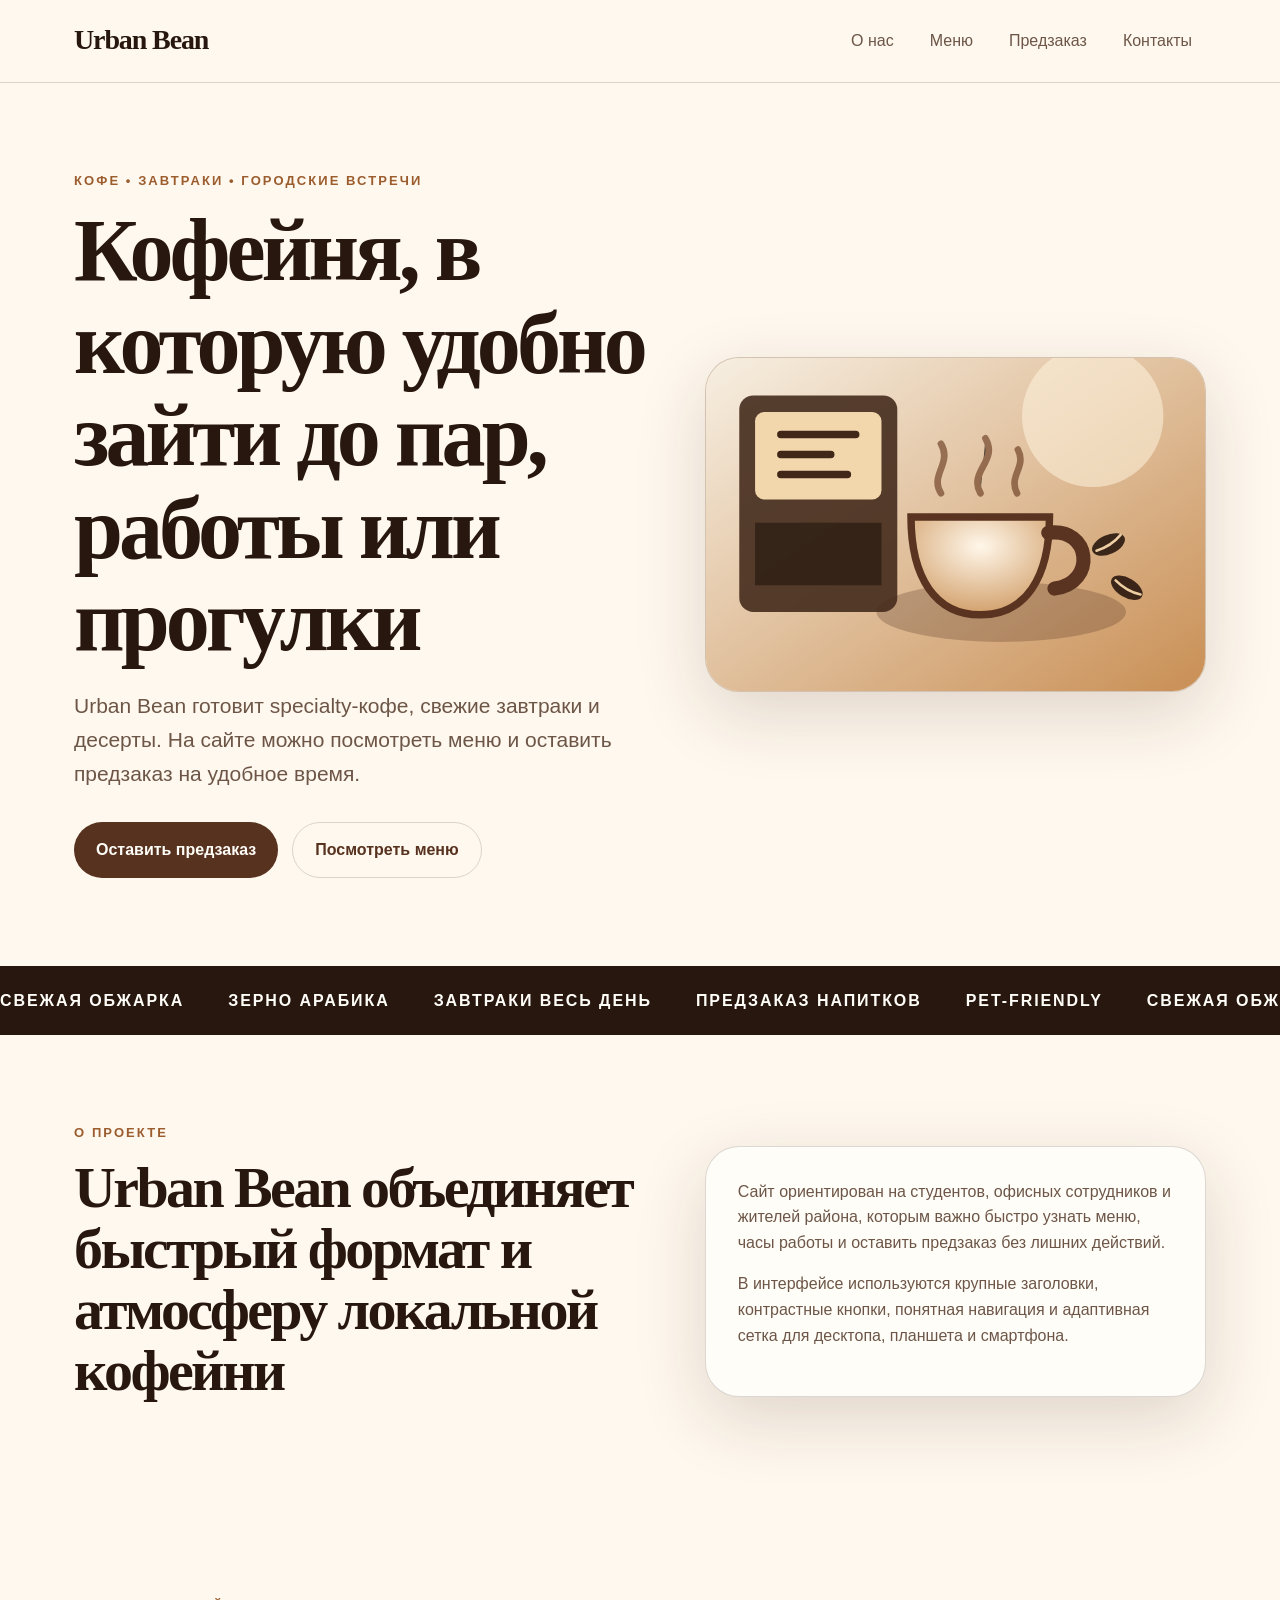
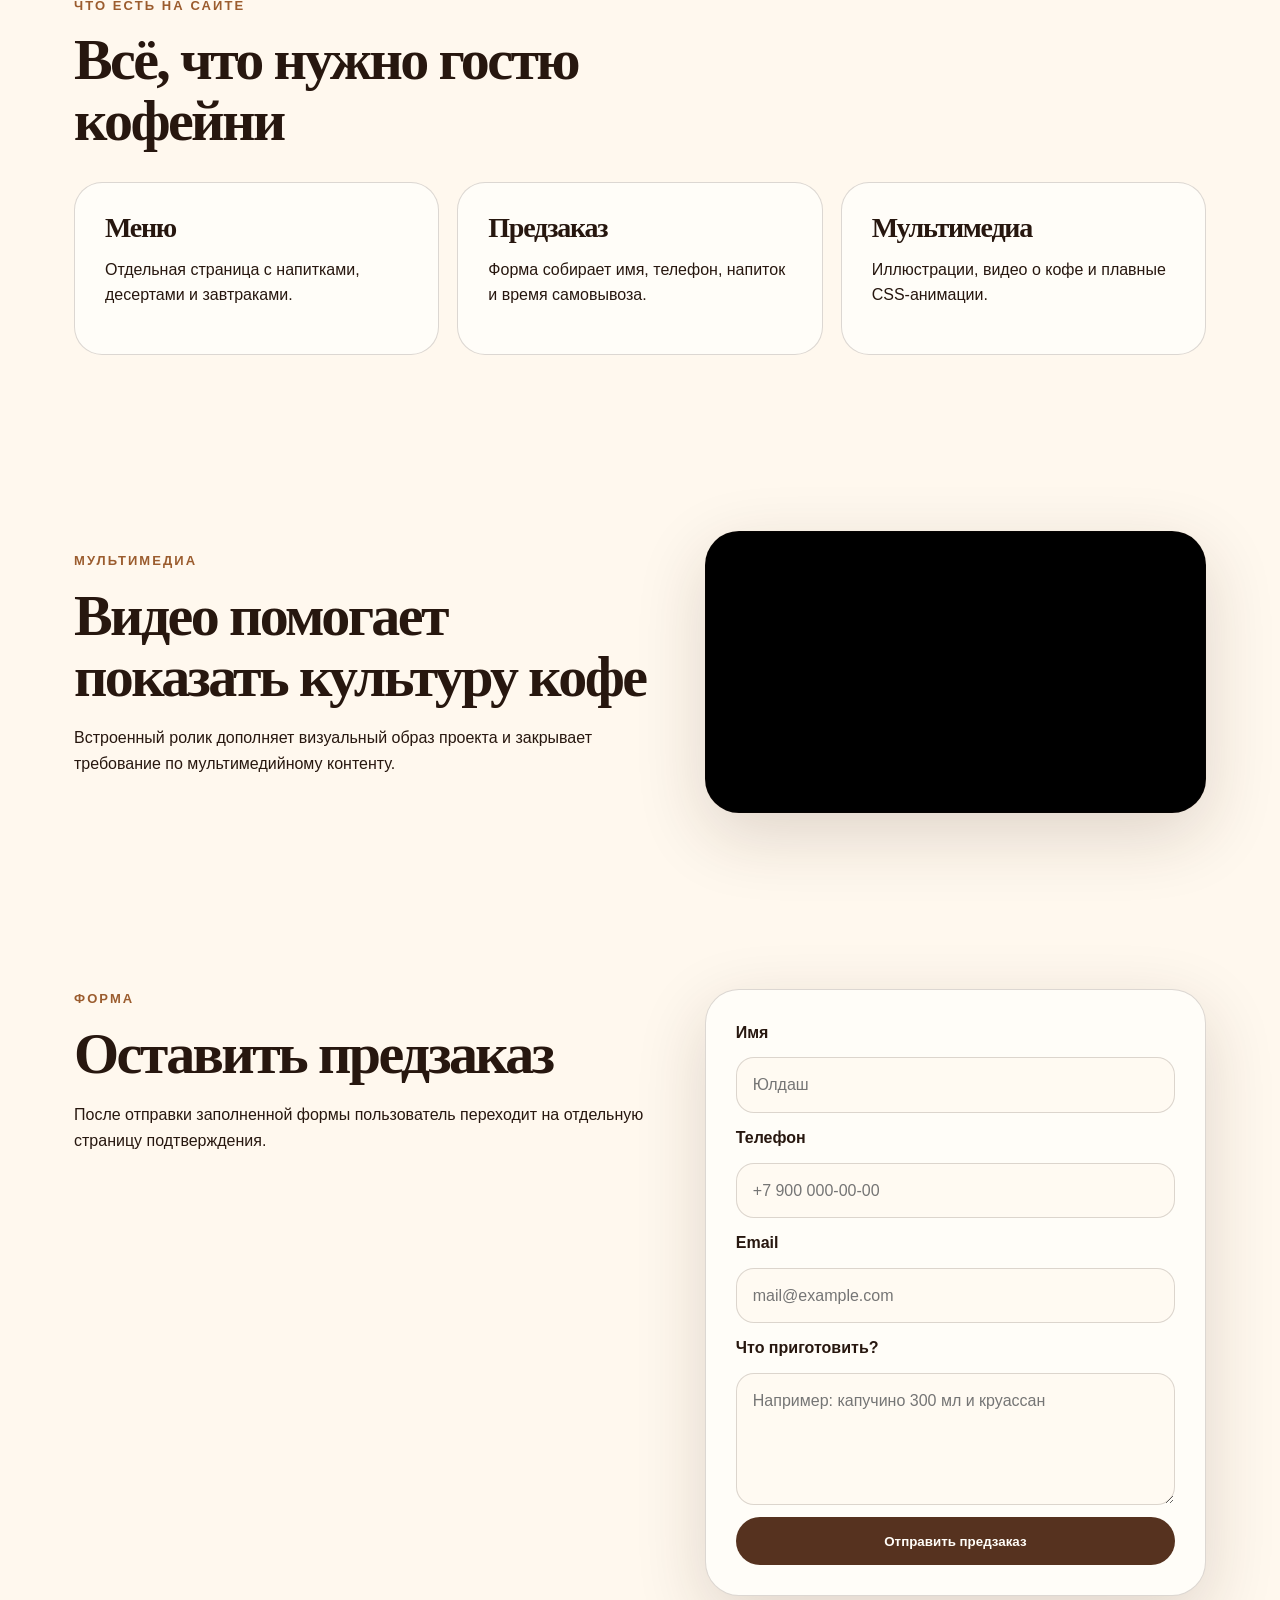
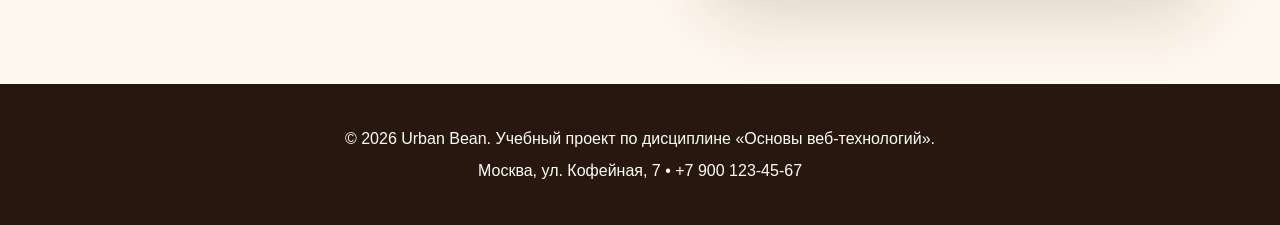
<file: index.html>
<!DOCTYPE html>
<html lang="ru">
<head>
  <meta charset="UTF-8">
  <meta name="viewport" content="width=device-width, initial-scale=1.0">
  <meta name="description" content="Urban Bean — городская кофейня с авторским кофе, завтраками и предзаказом напитков.">
  <title>Urban Bean — городская кофейня</title>
  <link rel="stylesheet" href="style.css">
</head>
<body>
  <a class="skip-link" href="#main">Перейти к основному содержанию</a>
  <header class="site-header">
    <nav class="nav" aria-label="Основная навигация">
      <a class="logo" href="index.html" aria-label="Urban Bean, главная">Urban Bean</a>
      <ul class="nav-list">
        <li><a href="#about">О нас</a></li>
        <li><a href="menu.html">Меню</a></li>
        <li><a href="#order">Предзаказ</a></li>
        <li><a href="#contacts">Контакты</a></li>
      </ul>
    </nav>
  </header>

  <main id="main">
    <section class="hero section">
      <div class="hero-content">
        <p class="eyebrow">кофе • завтраки • городские встречи</p>
        <h1>Кофейня, в которую удобно зайти до пар, работы или прогулки</h1>
        <p class="lead">Urban Bean готовит specialty-кофе, свежие завтраки и десерты. На сайте можно посмотреть меню и оставить предзаказ на удобное время.</p>
        <div class="hero-actions">
          <a class="button" href="#order">Оставить предзаказ</a>
          <a class="button secondary" href="menu.html">Посмотреть меню</a>
        </div>
      </div>
      <img class="hero-image" src="assets/hero-coffee.svg" alt="Иллюстрация уютной кофейни Urban Bean с чашкой кофе">
    </section>

    <section class="ticker" aria-label="Преимущества кофейни">
      <div class="ticker-track">
        <span>Свежая обжарка</span><span>Зерно арабика</span><span>Завтраки весь день</span><span>Предзаказ напитков</span><span>Pet-friendly</span>
        <span>Свежая обжарка</span><span>Зерно арабика</span><span>Завтраки весь день</span><span>Предзаказ напитков</span><span>Pet-friendly</span>
      </div>
    </section>

    <section id="about" class="section two-column">
      <div>
        <p class="eyebrow">о проекте</p>
        <h2>Urban Bean объединяет быстрый формат и атмосферу локальной кофейни</h2>
      </div>
      <div class="text-card">
        <p>Сайт ориентирован на студентов, офисных сотрудников и жителей района, которым важно быстро узнать меню, часы работы и оставить предзаказ без лишних действий.</p>
        <p>В интерфейсе используются крупные заголовки, контрастные кнопки, понятная навигация и адаптивная сетка для десктопа, планшета и смартфона.</p>
      </div>
    </section>

    <section class="section cards-section" aria-labelledby="services-title">
      <div class="section-heading">
        <p class="eyebrow">что есть на сайте</p>
        <h2 id="services-title">Всё, что нужно гостю кофейни</h2>
      </div>
      <div class="cards">
        <article class="card"><h3>Меню</h3><p>Отдельная страница с напитками, десертами и завтраками.</p></article>
        <article class="card"><h3>Предзаказ</h3><p>Форма собирает имя, телефон, напиток и время самовывоза.</p></article>
        <article class="card"><h3>Мультимедиа</h3><p>Иллюстрации, видео о кофе и плавные CSS-анимации.</p></article>
      </div>
    </section>

    <section class="section media-section" aria-labelledby="video-title">
      <div>
        <p class="eyebrow">мультимедиа</p>
        <h2 id="video-title">Видео помогает показать культуру кофе</h2>
        <p>Встроенный ролик дополняет визуальный образ проекта и закрывает требование по мультимедийному контенту.</p>
      </div>
      <div class="video-frame">
        <iframe src="https://www.youtube.com/embed/An6LvWQuj_8" title="Видео о приготовлении кофе" allowfullscreen></iframe>
      </div>
    </section>

    <section id="order" class="section order-section" aria-labelledby="order-title">
      <div>
        <p class="eyebrow">форма</p>
        <h2 id="order-title">Оставить предзаказ</h2>
        <p>После отправки заполненной формы пользователь переходит на отдельную страницу подтверждения.</p>
      </div>
      <form class="order-form" action="success.html" method="get">
        <label for="name">Имя</label>
        <input id="name" name="name" type="text" required placeholder="Юлдаш">
        <label for="phone">Телефон</label>
        <input id="phone" name="phone" type="tel" required placeholder="+7 900 000-00-00">
        <label for="email">Email</label>
        <input id="email" name="email" type="email" required placeholder="mail@example.com">
        <label for="drink">Что приготовить?</label>
        <textarea id="drink" name="drink" rows="4" placeholder="Например: капучино 300 мл и круассан"></textarea>
        <button class="button" type="submit">Отправить предзаказ</button>
      </form>
    </section>
  </main>

  <footer id="contacts" class="site-footer">
    <p>© 2026 Urban Bean. Учебный проект по дисциплине «Основы веб-технологий».</p>
    <p>Москва, ул. Кофейная, 7 • +7 900 123-45-67</p>
  </footer>
</body>
</html>
</file>
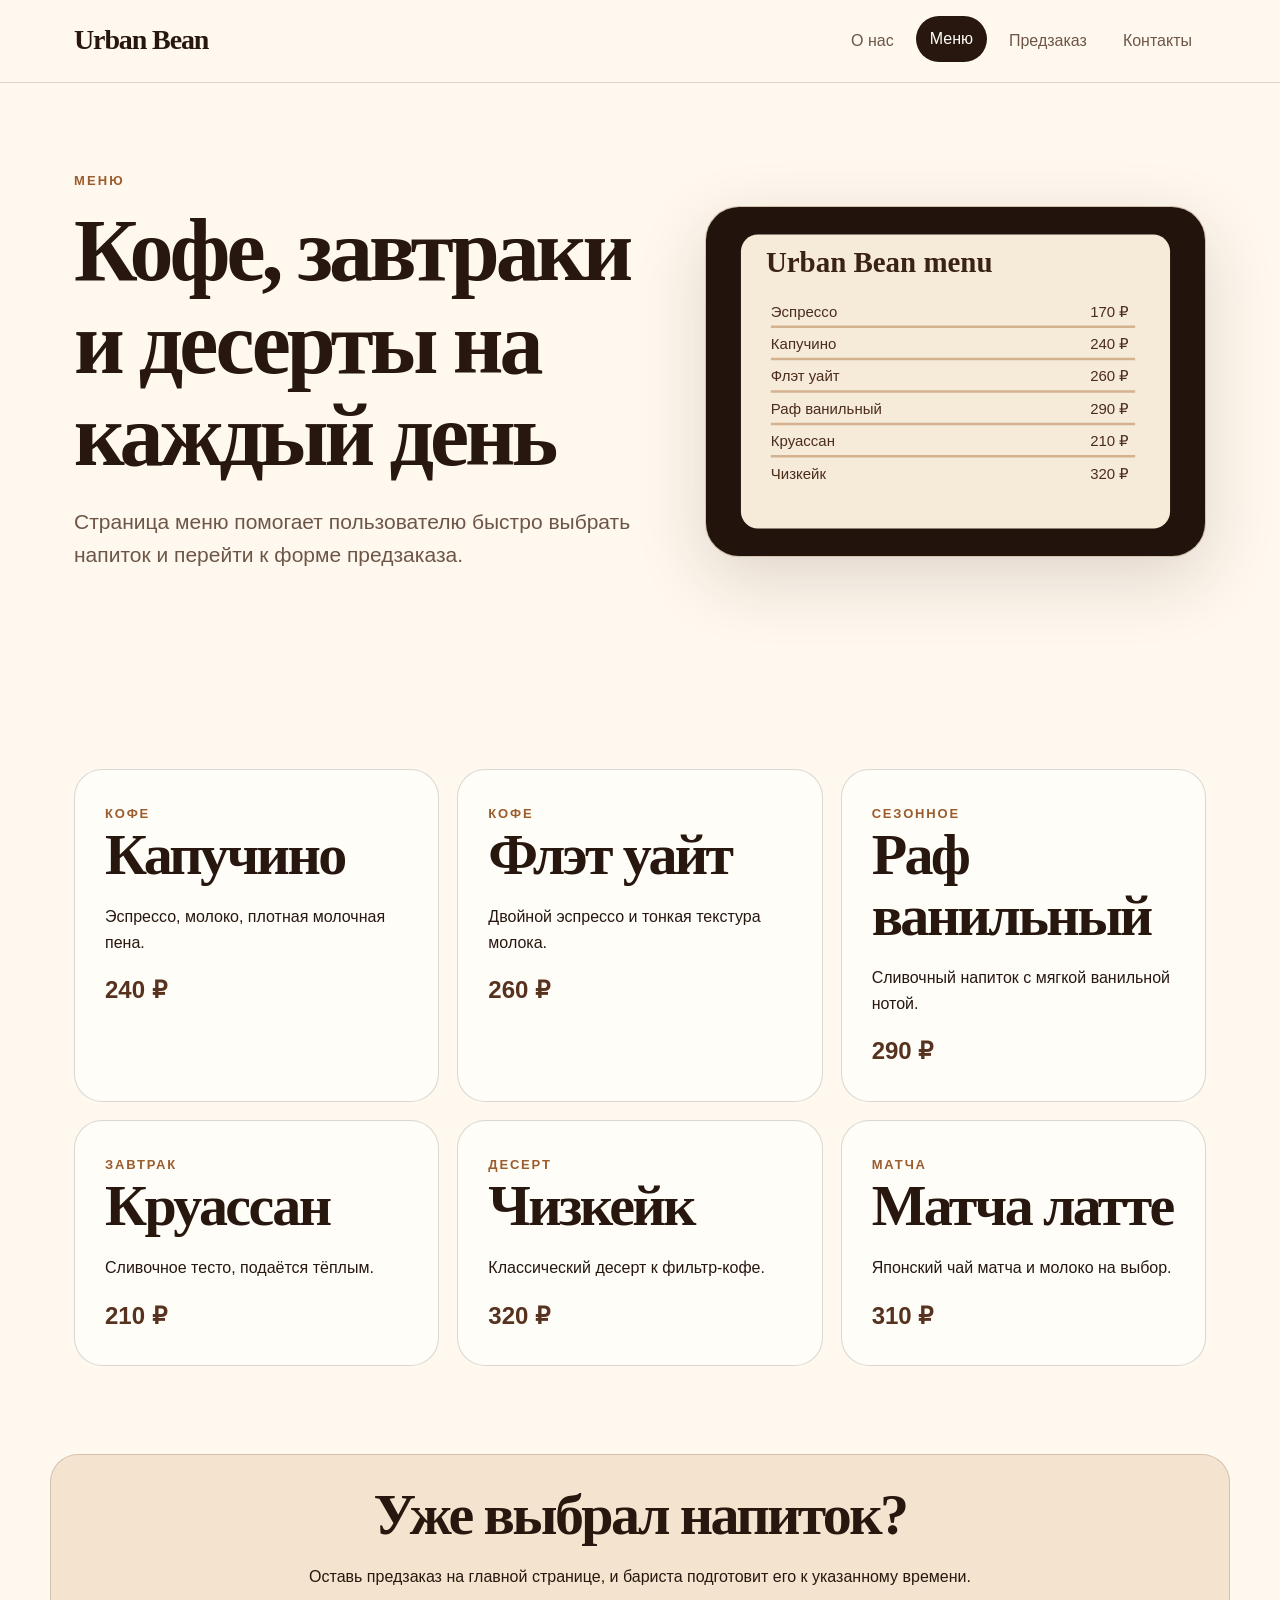
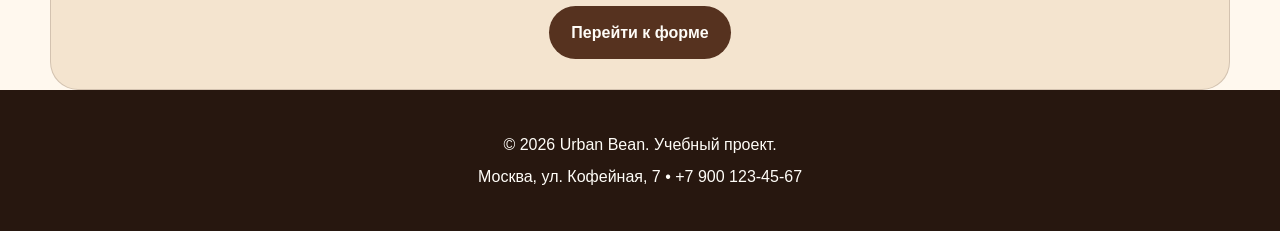
<file: menu.html>
<!DOCTYPE html>
<html lang="ru">
<head>
  <meta charset="UTF-8">
  <meta name="viewport" content="width=device-width, initial-scale=1.0">
  <meta name="description" content="Меню Urban Bean: кофе, завтраки, десерты и сезонные напитки.">
  <title>Меню — Urban Bean</title>
  <link rel="stylesheet" href="style.css">
</head>
<body>
  <a class="skip-link" href="#main">Перейти к основному содержанию</a>
  <header class="site-header">
    <nav class="nav" aria-label="Основная навигация">
      <a class="logo" href="index.html">Urban Bean</a>
      <ul class="nav-list">
        <li><a href="index.html#about">О нас</a></li>
        <li><a href="menu.html" aria-current="page">Меню</a></li>
        <li><a href="index.html#order">Предзаказ</a></li>
        <li><a href="#contacts">Контакты</a></li>
      </ul>
    </nav>
  </header>

  <main id="main">
    <section class="section page-hero">
      <div>
        <p class="eyebrow">меню</p>
        <h1>Кофе, завтраки и десерты на каждый день</h1>
        <p class="lead">Страница меню помогает пользователю быстро выбрать напиток и перейти к форме предзаказа.</p>
      </div>
      <img class="menu-image" src="assets/menu-board.svg" alt="Иллюстрация меню Urban Bean с напитками и ценами">
    </section>

    <section class="section menu-grid" aria-label="Позиции меню">
      <article class="menu-card"><span>Кофе</span><h2>Капучино</h2><p>Эспрессо, молоко, плотная молочная пена.</p><strong>240 ₽</strong></article>
      <article class="menu-card"><span>Кофе</span><h2>Флэт уайт</h2><p>Двойной эспрессо и тонкая текстура молока.</p><strong>260 ₽</strong></article>
      <article class="menu-card"><span>Сезонное</span><h2>Раф ванильный</h2><p>Сливочный напиток с мягкой ванильной нотой.</p><strong>290 ₽</strong></article>
      <article class="menu-card"><span>Завтрак</span><h2>Круассан</h2><p>Сливочное тесто, подаётся тёплым.</p><strong>210 ₽</strong></article>
      <article class="menu-card"><span>Десерт</span><h2>Чизкейк</h2><p>Классический десерт к фильтр-кофе.</p><strong>320 ₽</strong></article>
      <article class="menu-card"><span>Матча</span><h2>Матча латте</h2><p>Японский чай матча и молоко на выбор.</p><strong>310 ₽</strong></article>
    </section>

    <section class="section cta-block">
      <h2>Уже выбрал напиток?</h2>
      <p>Оставь предзаказ на главной странице, и бариста подготовит его к указанному времени.</p>
      <a class="button" href="index.html#order">Перейти к форме</a>
    </section>
  </main>

  <footer id="contacts" class="site-footer">
    <p>© 2026 Urban Bean. Учебный проект.</p>
    <p>Москва, ул. Кофейная, 7 • +7 900 123-45-67</p>
  </footer>
</body>
</html>
</file>
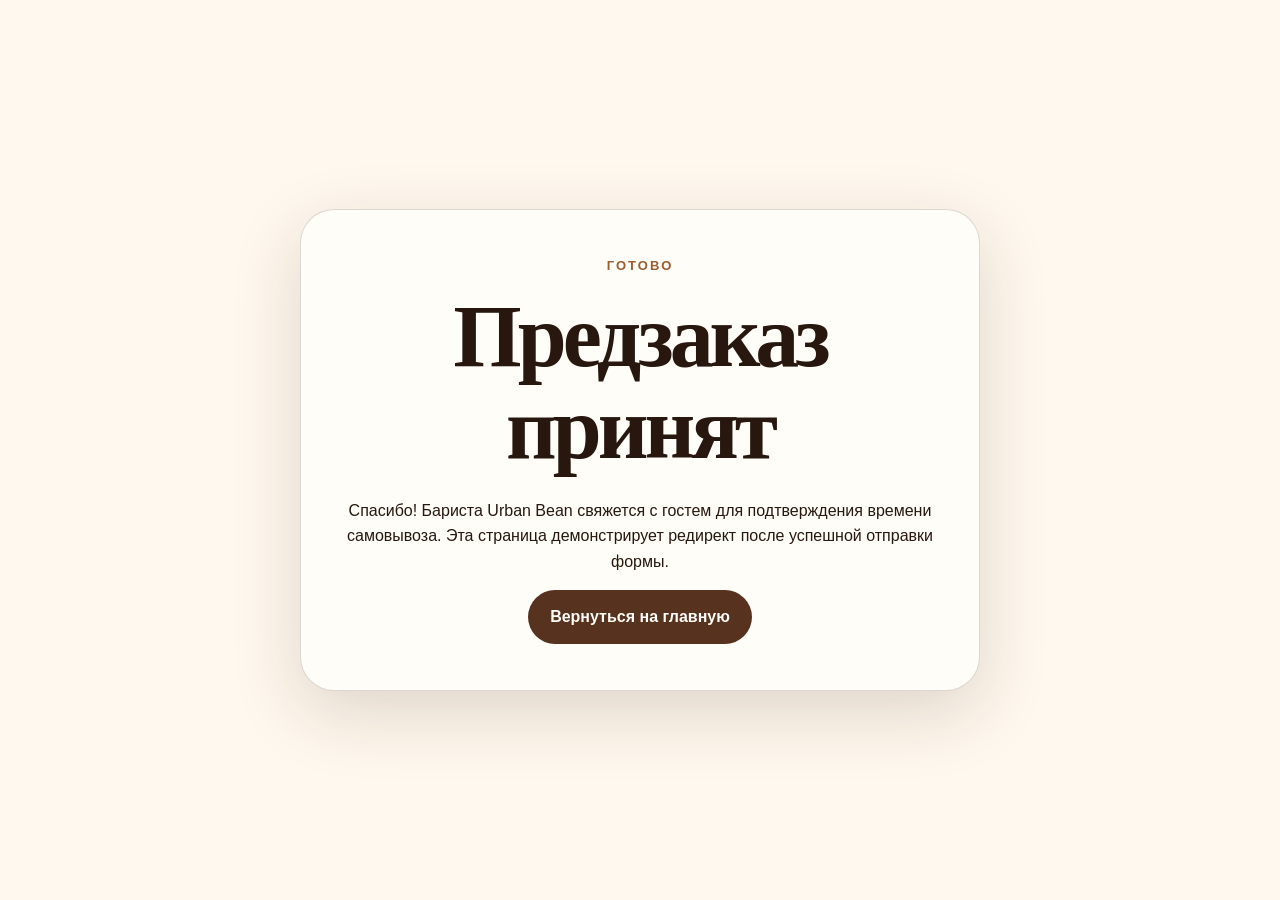
<file: success.html>
<!DOCTYPE html>
<html lang="ru">
<head>
  <meta charset="UTF-8">
  <meta name="viewport" content="width=device-width, initial-scale=1.0">
  <meta name="description" content="Подтверждение отправки предзаказа Urban Bean.">
  <title>Заявка принята — Urban Bean</title>
  <link rel="stylesheet" href="style.css">
</head>
<body class="success-page">
  <main class="success-card" aria-labelledby="success-title">
    <p class="eyebrow">готово</p>
    <h1 id="success-title">Предзаказ принят</h1>
    <p>Спасибо! Бариста Urban Bean свяжется с гостем для подтверждения времени самовывоза. Эта страница демонстрирует редирект после успешной отправки формы.</p>
    <a class="button" href="index.html">Вернуться на главную</a>
  </main>
</body>
</html>
</file>
<file: style.css>
:root {
  --bg: #fff8ee;
  --surface: #f4e4cf;
  --surface-strong: #ead0ae;
  --text: #27170f;
  --muted: #6d5647;
  --accent: #9b5c2e;
  --accent-dark: #56321f;
  --cream: #fffdf8;
  --border: rgba(39, 23, 15, 0.16);
  --shadow: 0 22px 70px rgba(57, 33, 19, 0.16);
}

* { box-sizing: border-box; }

html { scroll-behavior: smooth; }

body {
  margin: 0;
  font-family: Arial, Helvetica, sans-serif;
  color: var(--text);
  background: var(--bg);
  line-height: 1.6;
}

img, iframe { max-width: 100%; }

a { color: inherit; }

.skip-link {
  position: absolute;
  left: 16px;
  top: -80px;
  z-index: 20;
  padding: 12px 16px;
  background: var(--text);
  color: var(--cream);
  border-radius: 999px;
}

.skip-link:focus { top: 16px; }

.site-header {
  position: sticky;
  top: 0;
  z-index: 10;
  background: rgba(255, 248, 238, 0.92);
  border-bottom: 1px solid var(--border);
  backdrop-filter: blur(16px);
}

.nav {
  max-width: 1180px;
  margin: 0 auto;
  padding: 18px 24px;
  display: flex;
  align-items: center;
  justify-content: space-between;
  gap: 24px;
}

.logo {
  font-family: Georgia, 'Times New Roman', serif;
  font-size: 28px;
  font-weight: 800;
  text-decoration: none;
  letter-spacing: -0.04em;
}

.nav-list {
  display: flex;
  gap: 8px;
  padding: 0;
  margin: 0;
  list-style: none;
  flex-wrap: wrap;
  justify-content: flex-end;
}

.nav-list a {
  display: inline-flex;
  padding: 10px 14px;
  border-radius: 999px;
  text-decoration: none;
  color: var(--muted);
  transition: background-color .25s ease, color .25s ease, transform .25s ease;
}

.nav-list a:hover,
.nav-list a:focus-visible,
.nav-list a[aria-current="page"] {
  background: var(--text);
  color: var(--cream);
  transform: translateY(-2px);
}

.section {
  max-width: 1180px;
  margin: 0 auto;
  padding: 88px 24px;
}

.hero,
.page-hero,
.media-section,
.order-section,
.two-column {
  display: grid;
  grid-template-columns: minmax(0, 1fr) minmax(320px, .86fr);
  gap: 48px;
  align-items: center;
}

.hero-content { animation: rise .7s ease both; }

.eyebrow {
  margin: 0 0 14px;
  color: var(--accent);
  font-size: 13px;
  font-weight: 800;
  letter-spacing: .16em;
  text-transform: uppercase;
}

h1, h2, h3, p { margin-top: 0; }

h1, h2, h3 {
  font-family: Georgia, 'Times New Roman', serif;
  line-height: 1.05;
  letter-spacing: -0.045em;
}

h1 { font-size: clamp(44px, 8vw, 88px); margin-bottom: 22px; }
h2 { font-size: clamp(34px, 5vw, 58px); margin-bottom: 18px; }
h3 { font-size: 28px; margin-bottom: 14px; }

.lead { font-size: 21px; color: var(--muted); max-width: 680px; }

.hero-actions { display: flex; gap: 14px; flex-wrap: wrap; margin-top: 32px; }

.button {
  display: inline-flex;
  align-items: center;
  justify-content: center;
  min-height: 48px;
  padding: 14px 22px;
  border: 0;
  border-radius: 999px;
  background: var(--accent-dark);
  color: var(--cream);
  font-weight: 800;
  text-decoration: none;
  cursor: pointer;
  transition: transform .25s ease, box-shadow .25s ease, background-color .25s ease;
}

.button:hover,
.button:focus-visible {
  transform: translateY(-3px);
  box-shadow: 0 14px 32px rgba(86, 50, 31, .24);
  background: var(--accent);
}

.button.secondary {
  background: transparent;
  color: var(--accent-dark);
  border: 1px solid var(--border);
}

.hero-image,
.menu-image,
.video-frame,
.text-card,
.order-form,
.success-card {
  border: 1px solid var(--border);
  border-radius: 34px;
  box-shadow: var(--shadow);
}

.hero-image,
.menu-image { width: 100%; background: var(--surface); }

.ticker {
  overflow: hidden;
  padding: 22px 0;
  background: var(--text);
  color: var(--cream);
}

.ticker-track {
  width: max-content;
  display: flex;
  gap: 44px;
  animation: ticker 24s linear infinite;
  font-weight: 800;
  text-transform: uppercase;
  letter-spacing: .12em;
}

.ticker span { white-space: nowrap; }

.text-card {
  padding: 32px;
  background: var(--cream);
  color: var(--muted);
}

.section-heading { max-width: 720px; margin-bottom: 30px; }

.cards,
.menu-grid {
  display: grid;
  grid-template-columns: repeat(3, 1fr);
  gap: 18px;
}

.card,
.menu-card,
.cta-block {
  padding: 30px;
  border: 1px solid var(--border);
  border-radius: 28px;
  background: var(--cream);
  transition: transform .25s ease, background-color .25s ease;
}

.card:hover,
.menu-card:hover { transform: translateY(-6px); background: #fff4e2; }

.menu-card span {
  color: var(--accent);
  font-size: 13px;
  font-weight: 800;
  text-transform: uppercase;
  letter-spacing: .14em;
}

.menu-card strong { font-size: 24px; color: var(--accent-dark); }

.video-frame {
  overflow: hidden;
  background: #000;
  aspect-ratio: 16 / 9;
}

.video-frame iframe {
  width: 100%;
  height: 100%;
  border: 0;
}

.order-section { align-items: start; }

.order-form {
  display: grid;
  gap: 12px;
  padding: 30px;
  background: var(--cream);
}

.order-form label { font-weight: 800; }

.order-form input,
.order-form textarea {
  width: 100%;
  border: 1px solid var(--border);
  border-radius: 18px;
  padding: 14px 16px;
  font: inherit;
  color: var(--text);
  background: #fffaf2;
}

.order-form input:focus,
.order-form textarea:focus {
  outline: 3px solid rgba(155, 92, 46, .24);
  border-color: var(--accent);
}

.cta-block { text-align: center; background: var(--surface); }

.site-footer {
  padding: 36px 24px;
  text-align: center;
  background: var(--text);
  color: var(--cream);
}

.site-footer p { margin: 6px 0; }

.success-page {
  min-height: 100vh;
  display: grid;
  place-items: center;
  padding: 24px;
}

.success-card {
  max-width: 680px;
  padding: 46px;
  background: var(--cream);
  text-align: center;
}

@keyframes ticker {
  from { transform: translateX(0); }
  to { transform: translateX(-50%); }
}

@keyframes rise {
  from { opacity: 0; transform: translateY(24px); }
  to { opacity: 1; transform: translateY(0); }
}

@media (prefers-reduced-motion: reduce) {
  *, *::before, *::after {
    animation-duration: .01ms !important;
    animation-iteration-count: 1 !important;
    scroll-behavior: auto !important;
    transition-duration: .01ms !important;
  }
}

@media (max-width: 900px) {
  .nav { align-items: flex-start; flex-direction: column; }
  .hero,
  .page-hero,
  .media-section,
  .order-section,
  .two-column { grid-template-columns: 1fr; }
  .cards,
  .menu-grid { grid-template-columns: repeat(2, 1fr); }
  .section { padding: 68px 20px; }
}

@media (max-width: 520px) {
  .nav-list { width: 100%; justify-content: flex-start; }
  .nav-list a { padding: 9px 11px; }
  .cards,
  .menu-grid { grid-template-columns: 1fr; }
  .hero-actions { flex-direction: column; }
  .button { width: 100%; }
  .text-card,
  .order-form,
  .success-card { padding: 24px; border-radius: 24px; }
}
</file>
